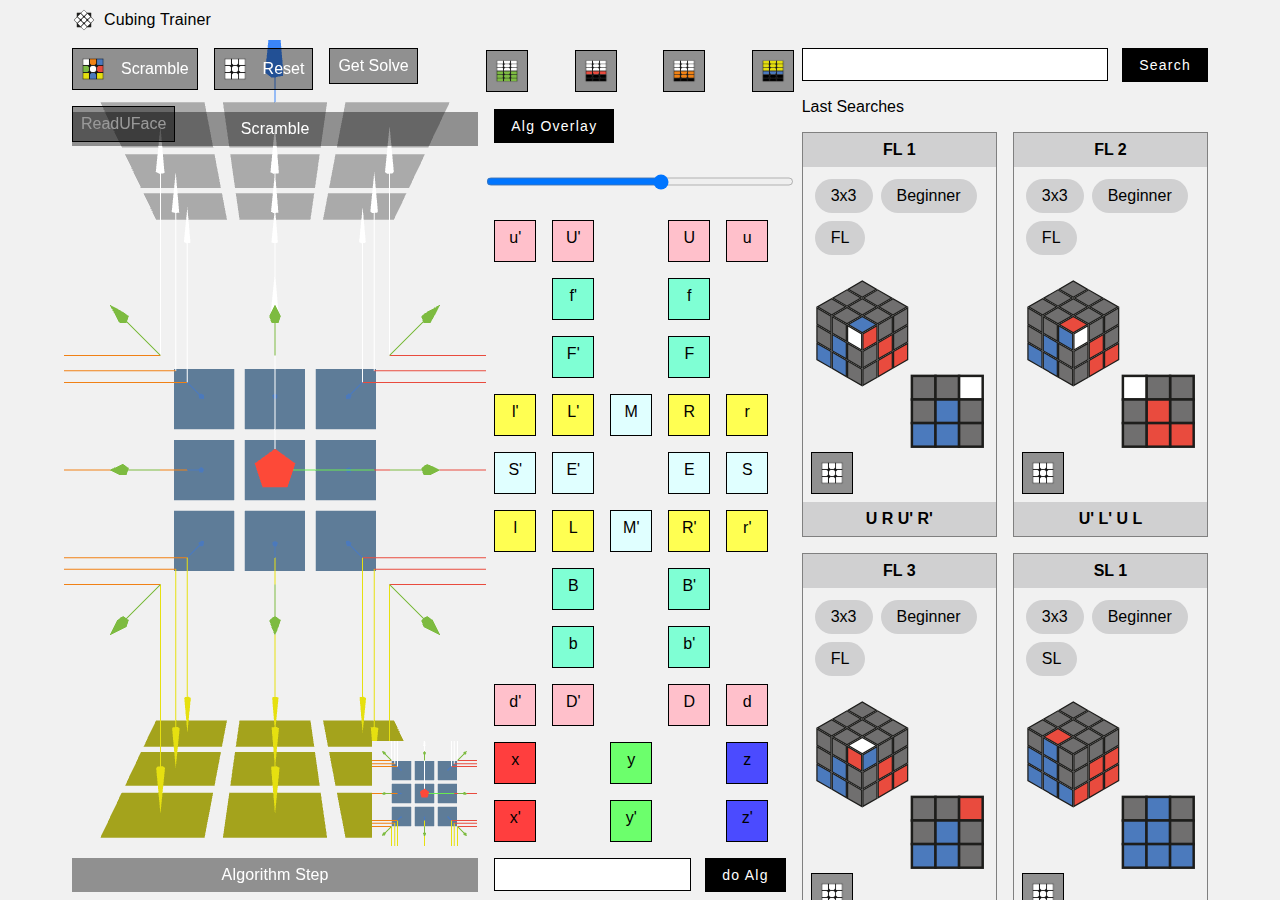
<file: index.html>
<!DOCTYPE html>
<html>
    <head>

        <meta charset="UTF-8"/>
        <meta name="viewport" content="width=device-width, initial-scale=1.0" />
        <meta http-equiv="x-UA-Compatible" content="ie=edge" />
        <title>Cubing Trainer</title>

        <link rel="stylesheet" href="index-style.css">
        <link rel="stylesheet" href="font.css">
        <link rel="stylesheet" href="assets.css">
        <link rel="stylesheet" href="button.css">
        <link rel="stylesheet" href="page-assets.css">
        <link rel="stylesheet" href="timer.css">
        <link rel="stylesheet" href="algorithmCard-style.css">

        
        

        <style>
            body{
                margin: 0;
            }
            canvas{
                width: 100%;
                height: 100%;
            }
        </style>

    </head>
    <body>
        <section class = "header">
            <div class="wrapper">
                <section class = "nav">
                    <img class = "logo" src = "img/logo.svg" href="index.html">
                    <div id = "sub-nav" class = "subtitle-1">
                        Cubing Trainer
                    </div>

                </section>
            </div>
        </section>


        <section class="wrapper">
                    <section class="CubeEditor">
                        <div class = "Viewer" id = "3DViewer">

                            <div class="buttonCollection">
                                <div class="iconButtonWithText">
                                    <img src="2x/scramble-icon.png" class="iconForButton" id = "scramble-button">
                                    <div>Scramble</div>
                                </div>
                                <div class="iconButtonWithText">
                                    <img src="2x/reset-icon.png" class="iconForButton" id = "reset-button">
                                    <div>Reset</div>
                                </div>
                                <div class="iconButtonWithText" id = "get-solve-button">
                                    <div>Get Solve</div>
                                </div>
                                <div class="iconButtonWithText" id = "read-U-button">
                                    <div>ReadUFace</div>
                                </div>


                            </div>

                            <div class="algorithmStep subtitle-1" id = "algorithmStep">Algorithm Step</div>
                            <div class="subtitle-1" id="scramble-textview">Scramble</div>

                        </div>
                        <div class = "controlPanel">
                        
                            <section class = "cube-type">
                                <img src="img/button/full-icon.png" class="icon-button" id = "cube-type-full">
                                <img src="img/button/fl-icon.png" class="icon-button" id = "cube-type-fl">
                                <img src="img/button/f2l-icon.png" class="icon-button" id = "cube-type-f2l">
                                <img src="img/button/oll-pll-icon.png" class="icon-button" id = "cube-type-oll-pll">
                            </section>
                            <div class ="button" id = "alg-overlay-button">Alg Overlay</div>




                            <input type="range" min = "1" max = "8" value = "5" id = "animationSpeedRangeSlider">
                            <section class="controlButton">

                                <div id = "turnuPrime" class="turnFaceButton pink">u'</div>
                                <div id = "turnUPrime" class="turnFaceButton pink">U'</div>
                                <div></div>
                                <div id = "turnU" class="turnFaceButton pink">U</div>
                                <div id = "turnu" class="turnFaceButton pink">u</div>
        
                                <div></div>
                                <div id = "turnfPrime" class="turnFaceButton blue">f'</div>
                                <div></div>
                                <div id = "turnf" class="turnFaceButton blue">f</div>
                                <div></div>
        
                                <div></div>
                                <div id = "turnFPrime" class="turnFaceButton blue">F'</div>
                                <div></div>
                                <div id = "turnF" class="turnFaceButton blue">F</div>
                                <div></div>
        
                                <div id = "turnlPrime" class="turnFaceButton yellow">l'</div>
                                <div id = "turnLPrime" class="turnFaceButton yellow">L'</div>
                                <div id = "turnM" class="turnFaceButton white">M</div>
                                <div id = "turnR" class="turnFaceButton yellow">R</div>
                                <div id = "turnr" class="turnFaceButton yellow">r</div>
        
                                <div id = "turnSPrime" class="turnFaceButton white">S'</div>
                                <div id = "turnEPrime" class="turnFaceButton white">E'</div>
                                <div></div>
                                <div id = "turnE" class="turnFaceButton white">E</div>
                                <div id = "turnS" class="turnFaceButton white">S</div>
        
                                <div id = "turnl" class="turnFaceButton yellow">l</div>
                                <div id = "turnL" class="turnFaceButton yellow">L</div>
                                <div id = "turnMPrime" class="turnFaceButton white">M'</div>
                                <div id = "turnRPrime" class="turnFaceButton yellow">R'</div>
                                <div id = "turnrPrime" class="turnFaceButton yellow">r'</div>
        
                                <div></div>
                                <div id = "turnB" class="turnFaceButton blue">B</div>
                                <div></div>
                                <div id = "turnBPrime" class="turnFaceButton blue">B'</div>
                                <div></div>
                                
                                <div></div>
                                <div id = "turnb" class="turnFaceButton blue">b</div>
                                <div></div>
                                <div id = "turnbPrime" class="turnFaceButton blue">b'</div>
                                <div></div>
        
                                <div id = "turndPrime" class="turnFaceButton pink">d'</div>
                                <div id = "turnDPrime" class="turnFaceButton pink">D'</div>
                                <div></div>
                                <div id = "turnD" class="turnFaceButton pink">D</div>
                                <div id = "turnd" class="turnFaceButton pink">d</div>
        
                            </section>
        
                            <section class="controlButton">
        
                                <div id = "turnx" class="turnFaceButton red">x</div>
                                <div></div>
                                <div id = "turny" class="turnFaceButton green">y</div>
                                <div></div>
                                <div id = "turnz" class="turnFaceButton darkblue">z</div>
        
                                <div id = "turnxPrime" class="turnFaceButton red">x'</div>
                                <div></div>
                                <div id = "turnyPrime" class="turnFaceButton green">y'</div>
                                <div></div>
                                <div id = "turnzPrime" class="turnFaceButton darkblue">z'</div>
        
        
        
                            </section>
        
                            <div class = "algTextSection">
                                <div class="searchbarWithButton">
                                    <input id = "algText" type="text" class = "input-field">
                                    <button id = "doAlg" class ="button">do Alg</button>
                                </div>

                            </div>
        
                        </div>

                        <section class="alg-panel">
                            <div class = "searchbarWithButton">
                                <input id = "search-algorithm" type="text" class = "input-field">
                                <button id = "search-button" class ="button">Search</button>
                            </div>
                            <div class = "last-searched-section" id = "last-searched">
                                Last Searches
                            </div>
                            <div class="alg-grid" id="alg-grid">
                                Algorithm
                            </div>
                        </section>

                        
                    </section>










        <script src="three.js"></script>
        <script type="module" src="SVGLoader.js"></script>
        <script type="module" src="GLTFLoader.js"></script>
        <script type="module" src="OrbitControls.js"></script>
 
        <script type="module" src="mirrorPlanes.js"></script>
        <script type="module" src="cubeArray.js"></script>
        <script type="module" src="cubeAI.js"></script>
        <script type="module" src="main.js"></script>


        <script type="module" src="loadAlgorithm.js"></script>
        <script type="module" src="loadSVGTest.js"></script>

        <script src="timer.js"></script>


    
    
    
    
    </body>
</html>
</file>
<file: index-style.css>
body,
html{
    margin: 0;
    background-color: #F1F1F1;
}

.CubeEditor{
    display: grid;
    grid-template-columns: none;
    grid-template-rows: 3;
    height: calc(100vh - 2.5rem);
    background-color: #F1F1F1;
}




.Viewer{
    position: relative;
    width: 100%;
    max-height: 100%;
}
.algorithmStep{
    position: absolute;
    bottom: 0;
    width: calc(100% - 2rem);
    background: rgba(0,0,0,0.4);
    margin: .5rem;
    padding: .5rem;
    color: white;
    text-align: center;
}

#scramble-textview{
    position: absolute;
    top: 4rem;
    width: calc(100% - 2rem);
    background: rgba(0,0,0,0.4);
    margin: .5rem;
    padding: .5rem;
    color: white;
    text-align: center;
}

.buttonCollection{
    display: flex;
    flex-wrap: wrap;
    flex-direction: row;
    position: absolute;
    background: transparent;
    top: 0;
    left: 0;
    width: 100%;
}












.cube-type{
    display: grid;
    grid-template-columns: auto auto auto auto;
    align-items: center;
    justify-content: space-between;
}


.algTextSection{
    display: flex;
    flex-direction: column;
}
.controlButton{
    display: grid;
    grid-template-columns: 1fr 1fr 1fr 1fr 1fr;
    grid-template-rows: 8;
    justify-items: center;
    align-items: center;
    height: fit-content;
    width: fit-content;
}

.controlPanel{
    display: grid;
    grid-template-rows: 1fr auto 1fr;
    grid-template-columns: none;
    min-height: 100%;
    width: fit-content;


}













.alg-panel{
    height: 100%;
    width: 100%;
    overflow: hidden;
    display: flex;
    flex-direction: column;
}


.algCard{
    display: grid;
    grid-template-columns: auto 1fr;
    grid-template-rows: none;
    border: solid black 1px;
    align-items: center;
    margin: .5rem;
}

.algCardImage{
    height: 3rem;
    width: 3rem;
}
.algName{
    padding: .5rem;
}
.algorithm{
    padding: .5rem;
    background-color: black;
    color: white;
}


.searchbarWithButton{
    display: grid;
    grid-template-columns: 1fr auto;
    height: fit-content;
}

.last-searched-section{
    height: fit-content;
}



@media only screen and (min-width: 900px) {
    .CubeEditor{
        grid-template-columns: 1fr auto 1fr;
        grid-template-rows: none;
    }
}



.nav{
    display: grid;
    grid-template-columns: auto 1fr auto;
    align-items: center;

}



.logo{
    height: 1.5rem;
    width: 1.5rem;
    margin: .5rem;
}
</file>
<file: font.css>
*{
    font-family: 'Roboto', sans-serif;

    padding: 0;
    margin: 0;
}

/*headlines*/
h1{
    font-weight: 300;
    font-size: 96px;
    letter-spacing: -1.5px;
}
h2{
    font-weight: 300;
    font-size: 60px;
    letter-spacing: -0.5px;
}
h3{
    font-weight: 400;
    font-size: 48px;
    letter-spacing: 0px;
}
h4{
    font-weight: 400;
    font-size: 34px;
    letter-spacing: 0.25px;
}
h5{
    font-weight: 400;
    font-size: 24px;
    letter-spacing: 0px;
}
h6{
    font-weight: 500;
    font-size: 20px;
    letter-spacing: 0.15px;
}

/*subtitles*/
.subtitle-1{
    font-weight: 400;
    font-size: 16px;
    letter-spacing: 0.15px;
}
.subtitle-2{
    font-weight: 500;
    font-size: 14px;
    letter-spacing: 0.1px;
}

/*bodys*/
.body-1{
    font-weight: 400;
    font-size: 16px;
    letter-spacing: 0.5px;
    padding: .5rem;
}
.body-2{
    font-weight: 400;
    font-size: 14px;
    letter-spacing: 0.25px;
    padding: .5rem;
}

/*button*/
.button{
    font-weight: 500;
    font-size: 14px;
    letter-spacing: 1.25px;
}

/*caption*/
.caption{
    display: block;
    font-weight: 400;
    font-size: 12px;
    letter-spacing: 0.4px;
}

/*overline*/
.overline{
    text-transform: uppercase;
    font-weight: 400;
    font-size: 10px;
    letter-spacing: 1.5px;
}
</file>
<file: assets.css>
*{
    font-family: 'Roboto', sans-serif;
    padding: 0;
    margin: 0;
}

body{
    background-color: var(--background-black);
}


.wrapper{
    display: block;
    width: 100%;
    height: 100%;
    margin: 0 auto;
    
    padding-top: 0rem;
    padding-bottom: 0rem;
}

.wrapper-center{
    display: grid;
    justify-content: center;
    align-items: center;
}








textarea{
    margin: .5rem;
    font-size-adjust: 1rem;
    padding: .5rem;
    border: solid var(--background-gray) 1px;
}

textarea:hover,
textarea:focus{
    outline: none;
}

.error{
    border: solid var(--error) 1px;
    color: var(--error);
    padding: .5rem;
    margin: .5rem;
    background-color: transparent;
}

.success{
    border: solid var(--success) 1px;
    color: var(--success);
    padding: .5rem;
    margin: .5rem;
    background-color: transparent;
}







/*php sections*/

/*HEADER-SECTION*/
.header-section{
    padding: .5rem;
    display: grid;
    grid-template-columns: auto 1fr;
    align-items: center;
    background-color: var(--background-black);
    color: lightgray;
}
.header-section > h6{
    padding: .5rem;
}
.icon{
    background-color: transparent;
    width: 1.5rem;
    height: 1.5rem;
    padding: .25rem;
    margin: .5rem;
    align-self: center;
    filter:invert();
    border-radius: 100%;
}
.icon:hover{
    background-color: white;
}

.icon-round{
    background-color: transparent;
    width: 1.5rem;
    height: 1.5rem;
    padding: .25rem;
    margin: .5rem;
    border: solid black 1px;
    align-self: center;
    border-radius: 100%;
    filter:invert();
    transition: all ease-in .1s;

}

.icon-round:hover{
    transform: scale(1.1, 1.1);
}








.gridLayout3{
    display: grid;
    grid-template-rows: auto;
    column-gap: .5rem;
    row-gap: .5rem;
}





.input-field{
    width: calc( 100% - 2rem);
    height:fit-content;
    padding: .5rem;
    margin: .5rem;
    outline: none;
    border: solid black 1px;
}


























































/*for blog post*/
.basic-image{
    width: 100%;
    height: auto;
}














.background-image {

    background-position: center;
    background-repeat: no-repeat;
    background-size: cover;

    width: 100%;
    height: 20rem;
}



.fuction-icon{
    height: 3rem;
    width: 3rem;
    padding: 0.5rem;
    margin: 0.5rem;
    background-color: var(--primary);
    border-radius: 50%;

}



















/*CHIPS-COLLECTION*/
.chips-collection{
    display: flex;
    flex-wrap: wrap;
    justify-items: center;
    padding: 0.5rem;
}
/*CHIPS-COLLECTION END*/



/* SONG TABLE*/
.song-table{
    width: 100%;
    border: solid black 1px;
    background-color: #1d1d1d;

    font-weight: 400;
    font-size: 14px;
    letter-spacing: 0.25px;

}

.song-table th{
    text-align: left;
    padding: .5rem;

}


.song-table tr{
    color: white;
}

.song-table-icon{
    height: 1rem;
    width: 1rem;
    filter: invert();
}




@media only screen and (min-width: 900px) {

    .card-section{
        grid-template-columns: 1fr 1fr;
        column-gap: 1rem;
        row-gap: 1rem;

    }

    .card-description > h1{
        border-left: solid var(--primary) 5px;
    }

    .icon-line{
        display: flex;
        justify-content: space-evenly;
    }


    .wrapper{
        width: 90%;
        margin: 0 auto;
    }

    .gridLayout3{
        display: grid;
        grid-template-columns: 1fr 1fr 1fr;
        grid-template-rows: none;
    }
}
</file>
<file: button.css>
.button{
    padding: 0.5rem 1rem;
    margin: 0.5rem;
    width: fit-content;
    background-color: black;
    color: white;
    border: black solid 1px;
    text-align: center;
    text-decoration: none;
    height: fit-content;
}

.button:hover{
    cursor: pointer;
    background-color: darkgray;
    border: solid black 1px;
    color: black;
}

.turnFaceButton{
    padding: .5rem .5rem;
    margin: .5rem;
    height: 1.5rem;
    width: 1.5rem;
    background-color: black;
    color: black;
    border: black solid 1px;
    text-align: center;
    text-decoration: none;
}

.turnFaceButton:hover{
    cursor: pointer;
    background-color: darkgray;
    border: solid black 1px;
    color: black;
}

.pink{
    background-color:pink;
}

.blue{
    background-color: aquamarine;
}

.yellow{
    background-color:rgb(255, 255, 82);
}

.white{
    background-color:lightcyan ;
}

.red{
    background-color: rgb(255, 62, 62);
}

.green{
    background-color: rgb(108, 255, 108);
}

.darkblue{
    background-color: rgb(75, 75, 255);
}

.pinn-button{
    height: 2rem;
    width: 2rem; 
    background-color: black;
    border-radius: 100%;
}

.call-to-action-button{
    display: block;
    padding: 0.5rem 1rem;
    width: fit-content;
    background-color: white;
    color: black;
    border: gray solid 1px;
    text-align: center;
    border-radius: 10rem;
    margin: 1rem;
    text-decoration: none;
}

.call-to-action-button:hover{

    cursor: pointer;
    background-color: black;
    color: white;
}

.chips{
    display: block;
    padding: 0.5rem 1rem;
    width: fit-content;
    background-color: white;
    color: black;
    text-align: center;
    border-radius: 10rem;
    margin: .5rem 0.5rem;
    text-decoration: none;
    border: solid black 1px;
}

.chips:hover{
cursor: pointer;
background-color: black;
color: white;
}

.header-nav-button{

    padding: 0.5rem 1rem;
    margin: 0.5rem;
    width: fit-content;
    background-color: transparent;
    color: white;
    text-align: center;
    text-decoration: none;
}

.header-nav-button:hover{
    cursor: pointer;
    background-color: var(--action);
    color: white;
}

.iconButtonWithText{
    display: grid;
    grid-template-columns: auto 1fr;
    width: fit-content;
    align-items: center;
    border: solid black 1px;
    background: rgba(0,0,0,0.4);
    height: fit-content;
    margin: .5rem;
}
.iconButtonWithText > div{
    color: white;
    padding: .5rem;
}

.icon-button{
    height: 1.5rem;
    width: 1.5rem;
    padding: .5rem;
    border: solid black 1px;
    background: rgba(0,0,0,0.4);
}

.icon-button:hover,
.iconButtonWithText:hover{
    background: rgba(0,0,0,0.6);
    cursor: pointer;
}

.iconForButton{
    height: 1.5rem;
    width: 1.5rem;

    padding: .5rem;
}
</file>
<file: page-assets.css>
/*
PAGE ASSETS:
This css file styles php pages that get loaded into the webpage

PAGE:
A PAGE consists of a HEADER with icon and headline and a BODY with content.

SECTION:
The body of the PAGE can contain SECTIONS with a HEADER and the BODY
*/

/* PAGE */


.page{
    background-color:  transparent;
    color: white;
    height: 100vh;
}

/* PAGE - HEADER*/
.page-header{
    display: grid;
    grid-template-columns: auto 1fr;
    align-items: center;


}
.page-header-headline{
    color: black;
    margin: .5rem;
}
.page-header-icon{
    height: 2rem;
    width: 2rem;
    margin: .5rem;

}

/* PAGE - BODY */
.page-body{
    
    background-color: transparent;
    overflow: hidden;
    background-color: darkgray;
    height: 100vh;
    overflow: hidden;
    /*border: solid var(--background-black) .5rem;*/
}

.page-grid{
    display: grid;
    grid-template-columns: 1fr;
    grid-template-rows: auto;
    column-gap: .5rem;
    row-gap: .5rem;
    padding: .5rem;
}




/*BODY - SECTION*/

.section-body{
    padding: .5rem;
    color: white;
}
.section-headline{
    color: lightgray;
    padding: .5rem;
    margin: .5rem;
    display: block;

    font-weight: 400;
    font-size: 14px;
    letter-spacing: 0.25px;
    padding: .5rem;
}








.page-searchbar{
    font-size: 1rem;
    align-items: center;

    display: grid;
    grid-template-columns: 1fr auto;
}

.page-searchbar-input{
    margin: .5rem;
    font-size-adjust: 1rem;
    padding: .5rem;
}


.page-searchbar-input:hover,
.page-searchbar-input:focus{
    outline: none;
}

.page-searchbar-icon{
    height: 2rem;
    width: 2rem;
    margin: .5rem .5rem .5rem 0rem;
    background-color: white;
}



@media only screen and (min-width: 900px) {

    .page-grid{
        grid-template-columns: 1fr 1fr 1fr;
        grid-template-rows: 3;
    }

    .page-layout-without-info{
        grid-template-columns: 0px 1fr;
    }

    .page-layout-with-info{
        grid-template-columns: 1fr 3fr;
    }
}
</file>
<file: timer.css>
.timerContent{
    display: grid;
    grid-template-columns: 1fr 1fr;
}

.timeSection{
    padding: 10rem;
}
</file>
<file: algorithmCard-style.css>
.alg-grid{
    display: grid;
    grid-template-columns: 1fr 1fr;
    background-color: #F1F1F1;
    overflow: scroll;
    height: 100%;

}

.alg-grid::-webkit-scrollbar {
    display: none;
}


.alg-card{
    display: grid;
    margin: .5rem;
    background-color: #F1F1F1;
    border: solid gray 1px;
    height: fit-content;
}
/*
.alg-card:hover{
    box-shadow: -.5rem .5rem 0rem black;
    transform: translateX(.5rem) translateY(-.5rem);
    
    transition:all ease-in-out .14s;
}
*/


.info-section{
    display: grid;
    grid-template-columns: auto;
    grid-template-rows: 4;
}






/*HEADER SECTION*/
.header-section{
    display: grid;
    grid-template-columns: 1fr auto;
    background: #D0D0D1;
    width: calc( 100% - 1rem);
}
.alg-name{
    color: black;
    font-weight: bold;
    text-align: center;
}

.expand-button, 
.solve-with-alg-button{
    height: 2rem;
    width: 2rem;

}

.expand-button:hover, 
.solve-with-alg-button:hover,
.category-chip:hover{
    cursor: pointer;
    background-color: darkgray;
}



/*Category SECTION*/
.category-section, .last-searched-section{
    display: flex;
    margin: .5rem;
    height: fit-content;
    flex-wrap: wrap;
}
.category-chip{
    padding: .5rem 1rem .5rem 1rem;
    border-radius: 10rem;
    margin: .25rem;
    background-color: #D0D0D1;
}



/*IMAGE SECTION*/
.image-section{
    display: grid;
    grid-template-columns: auto;
    grid-template-rows: auto;
    justify-content: center;
    align-items: center;
    margin: .5rem;
}
.alg-image{
    width: 100%;
    height: auto;
}






/*ALG SECTION*/
.alg-section{
    height: 100%;
}

.alg-text{
    padding: .5rem;
    background: #D0D0D1;
    display: grid;
    grid-template-columns: 1fr auto;
    align-items: center;
    text-align: center;
    width: calc( 100% - 1rem);
}
.alg-text:hover{
    background: #EA3A3A;
}

.alg-textfeld{
    font-weight: bold;
}
</file>
